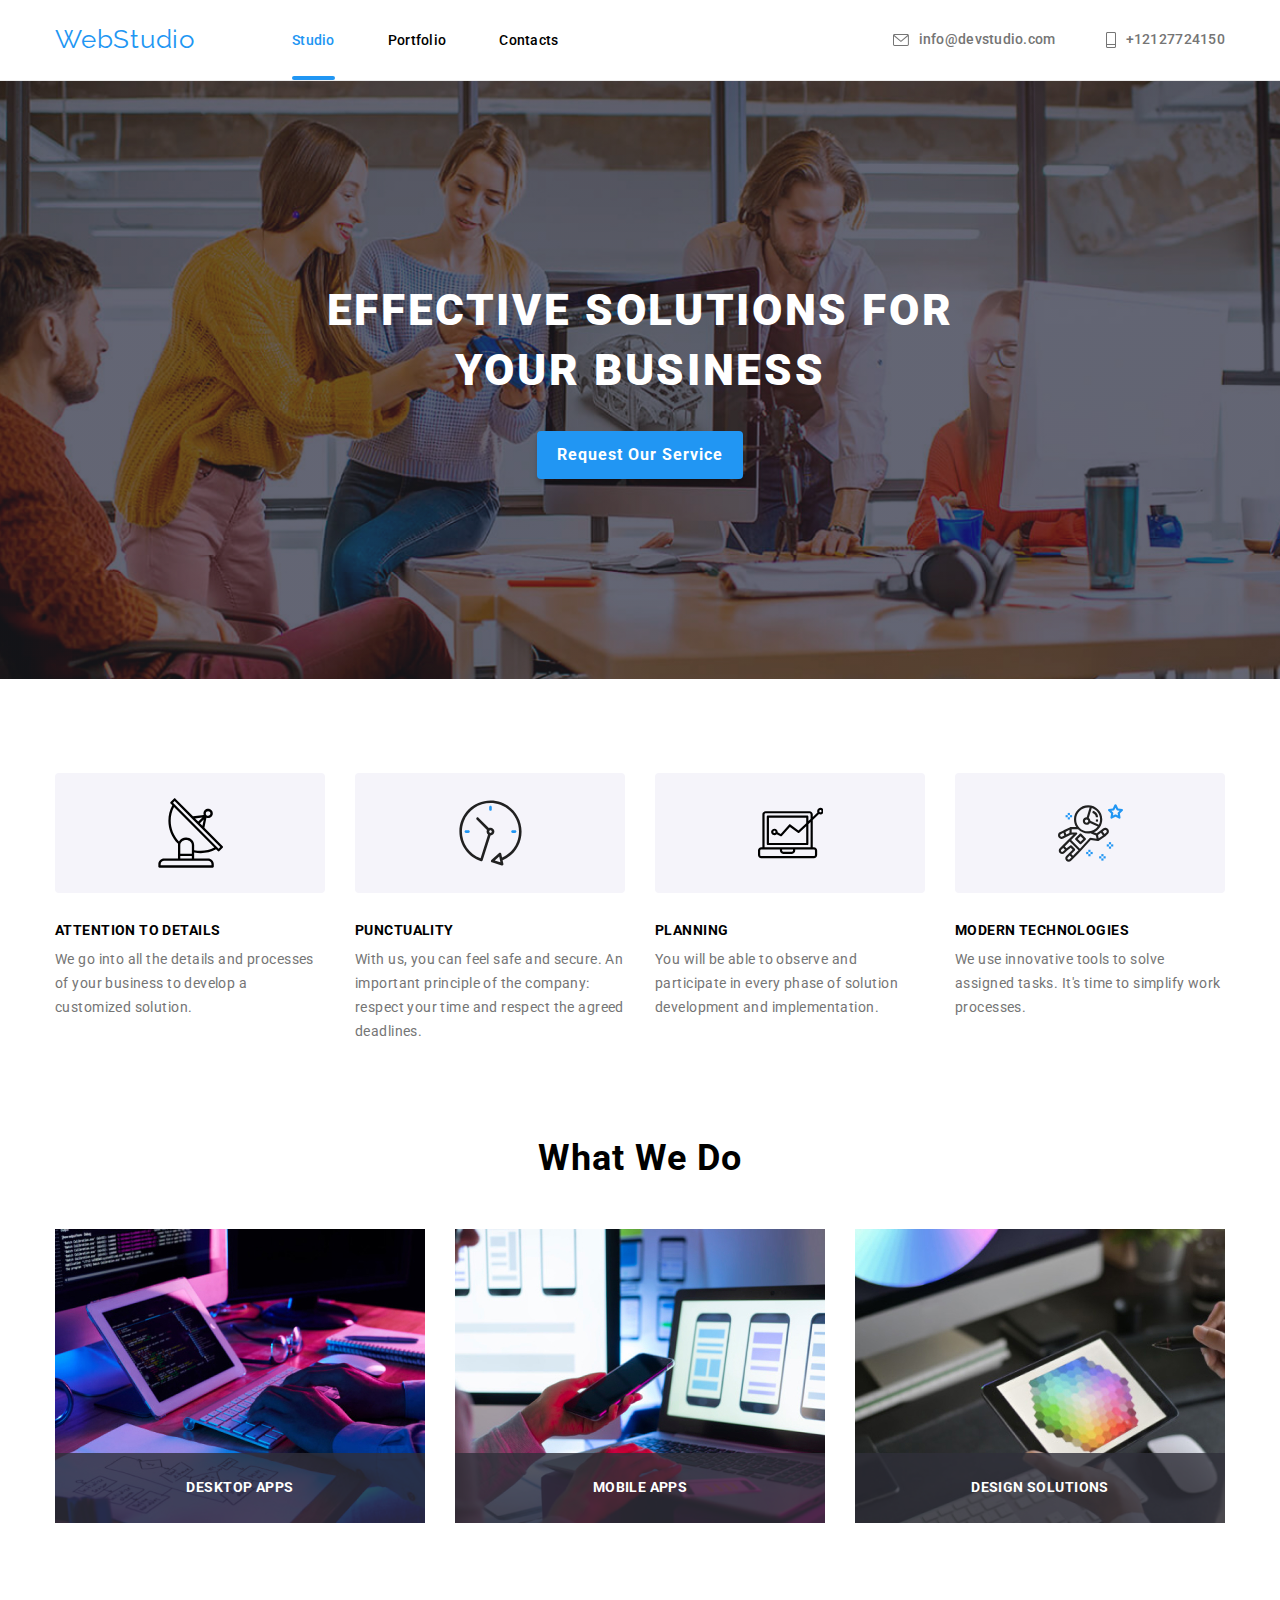
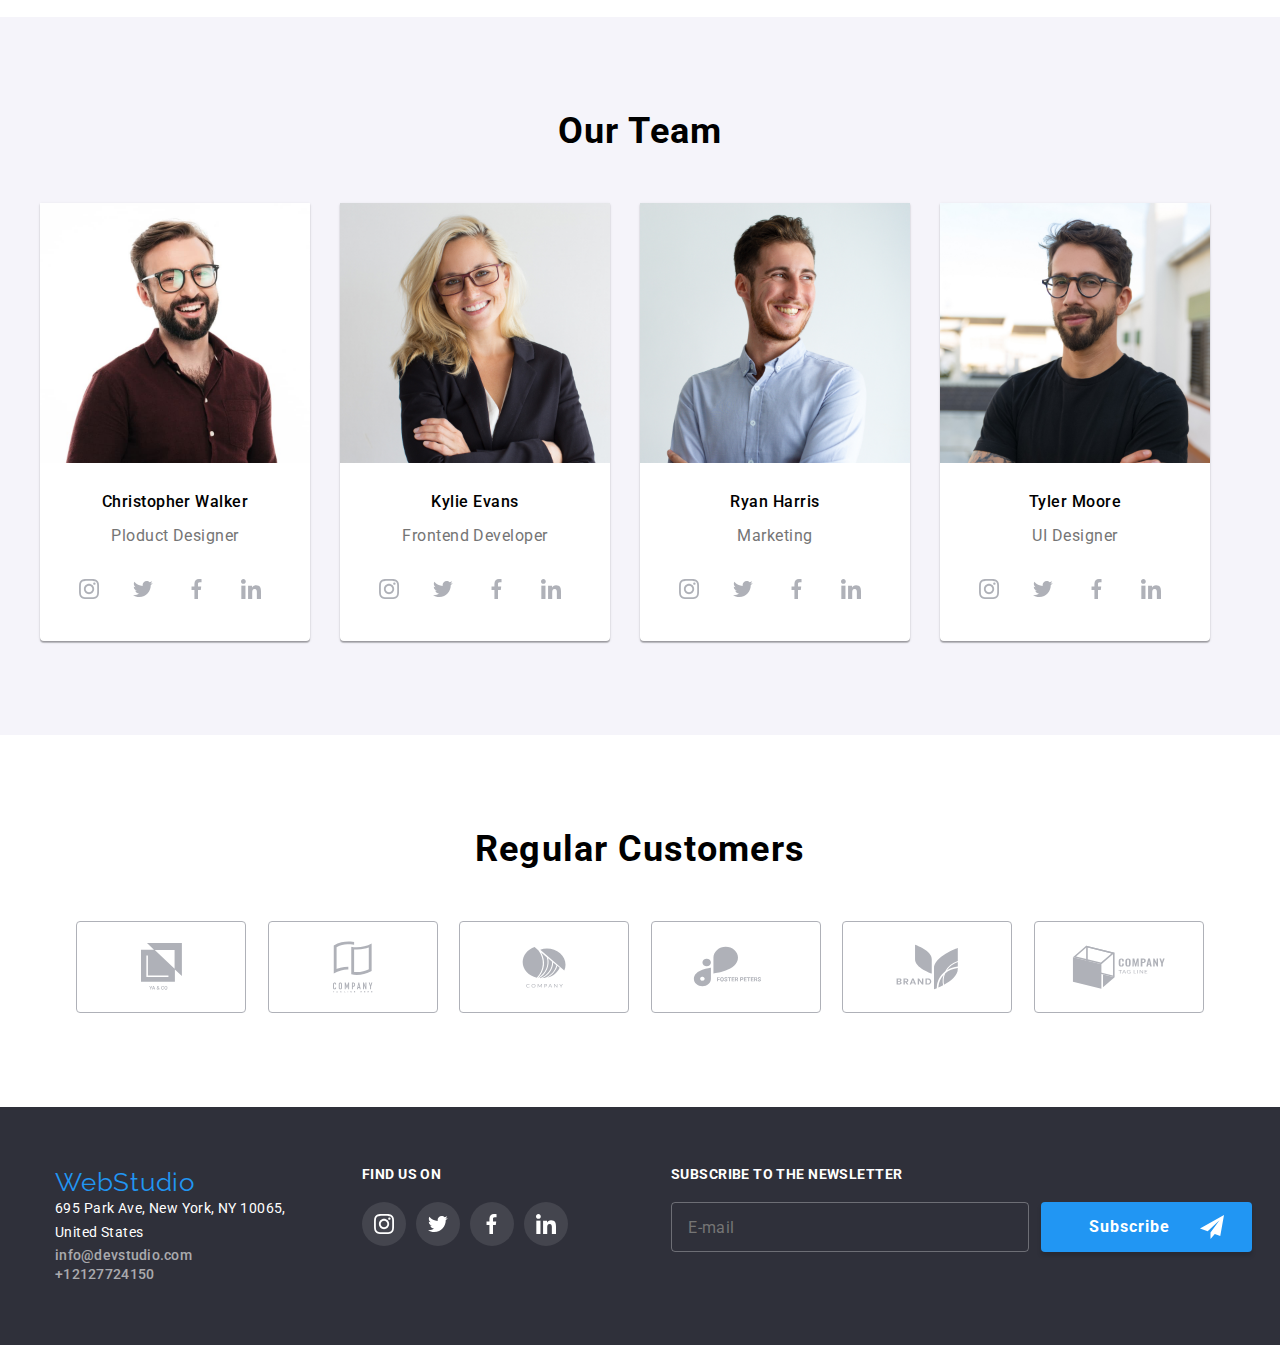
<file: index.html>
<!DOCTYPE html>
<html lang="en">
  <head>
    <meta charset="UTF-8" />
    <meta http-equiv="X-UA-Compatible" content="IE=edge" />
    <meta name="viewport" content="width=device-width, initial-scale=1.0" />
    <link
      rel="stylesheet"
      href="https://cdnjs.cloudflare.com/ajax/libs/modern-normalize/1.0.0/modern-normalize.min.css"
    />
    <link rel="stylesheet" href="css/main.min.css" />
    <title>Document</title>
  </head>
  <body>

    <header>
      <div class="header container">
        <a href="index.html" class="logo">WebStudio</a>
        <nav>
          <!-- Navigation to other pages -->
          <ul class="nav">
            <li class="nav__item">
              <a href="index.html" class="nav__link nav__link--active"
                >Studio</a
              >
            </li>
            <li class="nav__item">
              <a
                href="portfolio.html"
                rel="noopener norefer"
                class="nav__link"
                >Portfolio</a
              >
            </li>
            <li class="nav__item">
              <a href="index.html" class="nav__link">Contacts</a>
            </li>
          </ul>
        </nav>
         <ul class="contacts">
          <li class="contacts__item">
            <a href="mailto:info@devstudio.com" class="contacts__link">
              <svg width="16" height="12" class="contacts__icon">
                <use href="./images/symbol-defs.svg#icon-envelope"></use>
              </svg>
              info@devstudio.com</a
            >
          </li>
          <li class="contacts__item">
            <a href="tel:+12127724150" class="contacts__link">
              <svg width="10" height="16" class="contacts__icon">
                <use href="./images/symbol-defs.svg#icon-phone"></use>
              </svg>
              +12127724150</a
            >
          </li>
        </ul>
      </div>
    </header>

    <main>
      <section class="hero-section">
        <div class="container hero-container">
          <h1 class="hero-container__title effective-solution-title">
            EFFECTIVE SOLUTIONS FOR <br />
            YOUR BUSINESS
          </h1>
          <button
            type="button"
            data-modal-open
            class="hero-section__request-service-bttn"
          >
            Request Our Service
          </button>
        </div>
      </section>
      <section class="section">
        <div class="container features-section">
          <h2 class="features-section__title">Our Skills</h2>
          <ul class="features">
            <li class="features__item">
              <div class="features__icon">
                <svg width="65" height="72">
                  <use href="./images/symbol-defs.svg#icon-telescope"></use>
                </svg>
              </div>

              <h3 class="features__title">ATTENTION TO DETAILS</h3>
              <p class="features__description">
                We go into all the details and processes of your business to
                develop a customized solution.
              </p>
            </li>
            <li class="features__item">
              <div class="features__icon">
                <svg width="65" height="72">
                  <use href="./images/symbol-defs.svg#icon-clock-1"></use>
                </svg>
              </div>
              <h3 class="features__title">PUNCTUALITY</h3>
              <p class="features__description">
                With us, you can feel safe and secure. An important principle of
                the company: respect your time and respect the agreed deadlines.
              </p>
            </li>
            <li class="features__item">
              <div class="features__icon">
                <svg width="65" height="72">
                  <use href="./images/symbol-defs.svg#icon-analytics"></use>
                </svg>
              </div>

              <h3 class="features__title">PLANNING</h3>
              <p class="features__description">
                You will be able to observe and participate in every phase of
                solution development and implementation.
              </p>
            </li>
            <li class="features__item">
              <div class="features__icon">
                <svg width="65" height="72">
                  <use href="./images/symbol-defs.svg#icon-spaceman"></use>
                </svg>
              </div>

              <h3 class="features__title">MODERN TECHNOLOGIES</h3>
              <p class="features__description">
                We use innovative tools to solve assigned tasks. It's time to
                simplify work processes.
              </p>
            </li>
          </ul>
        </div>
      </section>

      <section class="section products-section">
        <div class="container">
          <h2 class="products-section__title">What We Do</h2>
          <ul class="products">
            <li class="products__item">
              <img
                src="images/img.jpg"
                alt="coding"
                width="370"
              />
              <div class="products__name">
                <p>DESKTOP APPS</p>
              </div>
            </li>
            <li class="products__item">
              <img
                src="images/box2.jpg"
                alt="phone testing"
                width="370"
              />
              <div class="products__name">
                <p>MOBILE APPS</p>
              </div>
            </li>
            <li class="products__item">
              <img
                src="images/box3.jpg"
                alt="color palete"
                width="370"
              />
              <div class="products__name">
                <p>DESIGN SOLUTIONS</p>
              </div>
            </li>
          </ul>
        </div>
      </section>

      <section class="section our-team-section">
        <div class="container">
          <h2 class="our-team-section__title">Our Team</h2>
          <ul class="team-members">
            <li class="team-members__item">
              <img
                src="images/productDesigner.jpg"
                alt="product designer"
                width="270"
              />
              <h3 class="team-members__name">Christopher Walker</h3>
              <p class="team-members__profession">Ploduct Designer</p>
              <ul class="team-member-soical-media">
                <li class="team-member-soical-media__item">
                  <a href="" class="team-member-soical-media__link">
                    <svg
                      width="20"
                      height="20"
                      class="team-member-soical-media__icon"
                    >
                      <use
                        href="./images/symbol-defs.svg#icon-instagram-2"
                      ></use>
                    </svg>
                  </a>
                </li>
                <li class="team-member-soical-media__item">
                  <a href="" class="team-member-soical-media__link">
                    <svg
                      width="20"
                      height="20"
                      class="team-member-soical-media__icon"
                    >
                      <use href="./images/symbol-defs.svg#icon-twitter"></use>
                    </svg>
                  </a>
                </li>
                <li class="team-member-soical-media__item">
                  <a href="" class="team-member-soical-media__link">
                    <svg
                      width="20"
                      height="20"
                      class="team-member-soical-media__icon"
                    >
                      <use
                        href="./images/symbol-defs.svg#icon-facebook-1"
                      ></use>
                    </svg>
                  </a>
                </li>
                <li class="team-member-soical-media__item">
                  <a href="" class="team-member-soical-media__link">
                    <svg
                      width="20"
                      height="20"
                      class="team-member-soical-media__icon"
                    >
                      <use
                        href="./images/symbol-defs.svg#icon-linkedin-1"
                      ></use>
                    </svg>
                  </a>
                </li>
              </ul>
            </li>
            <li class="team-members__item">
              <img
                src="images/frontentDev.jpg"
                alt="frontent developer"
                width="270"
              />
              <h3 class="team-members__name">Kylie Evans</h3>
              <p class="team-members__profession">Frontend Developer</p>
              <ul class="team-member-soical-media">
                <li class="team-member-soical-media__item">
                  <a href="" class="team-member-soical-media__link">
                    <svg
                      width="20"
                      height="20"
                      class="team-member-soical-media__icon"
                    >
                      <use
                        href="./images/symbol-defs.svg#icon-instagram-2"
                      ></use>
                    </svg>
                  </a>
                </li>
                <li class="team-member-soical-media__item">
                  <a href="" class="team-member-soical-media__link">
                    <svg
                      width="20"
                      height="20"
                      class="team-member-soical-media__icon"
                    >
                      <use href="./images/symbol-defs.svg#icon-twitter"></use>
                    </svg>
                  </a>
                </li>
                <li class="team-member-soical-media__item">
                  <a href="" class="team-member-soical-media__link">
                    <svg
                      width="20"
                      height="20"
                      class="team-member-soical-media__icon"
                    >
                      <use
                        href="./images/symbol-defs.svg#icon-facebook-1"
                      ></use>
                    </svg>
                  </a>
                </li>
                <li class="team-member-soical-media__item">
                  <a href="" class="team-member-soical-media__link">
                    <svg
                      width="20"
                      height="20"
                      class="team-member-soical-media__icon"
                    >
                      <use
                        href="./images/symbol-defs.svg#icon-linkedin-1"
                      ></use>
                    </svg>
                  </a>
                </li>
              </ul>
            </li>
            <li class="team-members__item">
              <img src="images/marketing.jpg" alt="marketing" width="270" />
              <h3 class="team-members__name">Ryan Harris</h3>
              <p class="team-members__profession">Marketing</p>
              <ul class="team-member-soical-media">
                <li class="team-member-soical-media__item">
                  <a href="" class="team-member-soical-media__link">
                    <svg
                      width="20"
                      height="20"
                      class="team-member-soical-media__icon"
                    >
                      <use
                        href="./images/symbol-defs.svg#icon-instagram-2"
                      ></use>
                    </svg>
                  </a>
                </li>
                <li class="team-member-soical-media__item">
                  <a href="" class="team-member-soical-media__link">
                    <svg
                      width="20"
                      height="20"
                      class="team-member-soical-media__icon"
                    >
                      <use href="./images/symbol-defs.svg#icon-twitter"></use>
                    </svg>
                  </a>
                </li>
                <li class="team-member-soical-media__item">
                  <a href="" class="team-member-soical-media__link">
                    <svg
                      width="20"
                      height="20"
                      class="team-member-soical-media__icon"
                    >
                      <use
                        href="./images/symbol-defs.svg#icon-facebook-1"
                      ></use>
                    </svg>
                  </a>
                </li>
                <li class="team-member-soical-media__item">
                  <a href="" class="team-member-soical-media__link">
                    <svg
                      width="20"
                      height="20"
                      class="team-member-soical-media__icon"
                    >
                      <use
                        href="./images/symbol-defs.svg#icon-linkedin-1"
                      ></use>
                    </svg>
                  </a>
                </li>
              </ul>
            </li>
            <li class="team-members__item">
              <img src="images/uiDesigner.jpg" alt="UI Designer" width="270" />
              <h3 class="team-members__name">Tyler Moore</h3>
              <p class="team-members__profession">UI Designer</p>
              <ul class="team-member-soical-media">
                <li class="team-member-soical-media__item">
                  <a href="" class="team-member-soical-media__link">
                    <svg
                      width="20"
                      height="20"
                      class="team-member-soical-media__icon"
                    >
                      <use
                        href="./images/symbol-defs.svg#icon-instagram-2"
                      ></use>
                    </svg>
                  </a>
                </li>
                <li class="team-member-soical-media__item">
                  <a href="" class="team-member-soical-media__link">
                    <svg
                      width="20"
                      height="20"
                      class="team-member-soical-media__icon"
                    >
                      <use href="./images/symbol-defs.svg#icon-twitter"></use>
                    </svg>
                  </a>
                </li>
                <li class="team-member-soical-media__item">
                  <a href="" class="team-member-soical-media__link">
                    <svg
                      width="20"
                      height="20"
                      class="team-member-soical-media__icon"
                    >
                      <use
                        href="./images/symbol-defs.svg#icon-facebook-1"
                      ></use>
                    </svg>
                  </a>
                </li>
                <li class="team-member-soical-media__item">
                  <a href="" class="team-member-soical-media__link">
                    <svg
                      width="20"
                      height="20"
                      class="team-member-soical-media__icon"
                    >
                      <use
                        href="./images/symbol-defs.svg#icon-linkedin-1"
                      ></use>
                    </svg>
                  </a>
                </li>
              </ul>
            </li>
          </ul>
        </div>
      </section>

      <section class="section regular-customers-section">
        <div class="container">
          <h2 class="regular-customers-section__title">Regular Customers</h2>
          <ul class="brand">
            <li class="brand__item">
              <a href="" class="brand__link">
                <svg width="41" height="47" class="brand__icon">
                  <use href="./images/symbol-defs.svg#icon-yaAndCo"></use>
                </svg>
              </a>
            </li>
            <li class="brand__item">
              <a href="" class="brand__link">
                <svg width="40" height="52" class="brand__icon">
                  <use
                    href="./images/symbol-defs.svg#icon-companyTagline"
                  ></use>
                </svg>
              </a>
            </li>
            <li class="brand__item">
              <a href="" class="brand__link">
                <svg width="44" height="42" class="brand__icon">
                  <use href="./images/symbol-defs.svg#icon-company"></use>
                </svg>
              </a>
            </li>
            <li class="brand__item">
              <a href="" class="brand__link">
                <svg width="85" height="41" class="brand__icon">
                  <use href="./images/symbol-defs.svg#icon-fosterPeters"></use>
                </svg>
              </a>
            </li>
            <li class="brand__item">
              <a href="" class="brand__link">
                <svg width="63" height="46" class="brand__icon">
                  <use href="./images/symbol-defs.svg#icon-brand"></use>
                </svg>
              </a>
            </li>
            <li class="brand__item">
              <a href="" class="brand__link">
                <svg width="94" height="44" class="brand__icon">
                  <use
                    href="./images/symbol-defs.svg#icon-companyTagLine2"
                  ></use>
                </svg>
              </a>
            </li>
          </ul>
        </div>
      </section>
    </main>

    <footer class="footer">
      <div class="container footer-global-container">
        <div class="webstudio-address">
          <a href="index.html" class="logo logo-footer">WebStudio</a>
          <address>
            <ul class="address">
              <li class="address__item">
                <a href="https://goo.gl/maps/vmdEabcFhvJnFiz56" class="address__link"
                  >695 Park Ave, New York, NY 10065, <br />
                  United States</a
                >
              </li>
              <li class="address__item">
                <a
                  href="mailto:info@devstudio.com"
                  class="address__contact"
                  >info@devstudio.com</a
                >
              </li>
              <li class="address__item">
                <a
                  href="tel:+12127724150"
                  class="address__contact"
                  >+12127724150</a
                >
              </li>
            </ul>
          </address>
        </div>
        <div class="find-us">
          <p class="find-us__title">FIND US ON</p>
          <ul class="social-media">
            <li class="social-media__item">
              <a href="" class="social-media__link">
                <svg width="20" height="20" class="social-media__svg">
                  <use href="./images/symbol-defs.svg#icon-instagram-2"></use>
                </svg>
              </a>
            </li>
            <li class="social-media__item">
              <a href="" class="social-media__link">
                <svg width="20" height="20" class="social-media__svg">
                  <use href="./images/symbol-defs.svg#icon-twitter"></use>
                </svg>
              </a>
            </li>
            <li class="social-media__item">
              <a href="" class="social-media__link">
                <svg width="20" height="20" class="social-media__svg">
                  <use href="./images/symbol-defs.svg#icon-facebook-1"></use>
                </svg>
              </a>
            </li>
            <li class="social-media__item">
              <a href="" class="social-media__link">
                <svg width="20" height="20" class="social-media__svg">
                  <use href="./images/symbol-defs.svg#icon-linkedin-1"></use>
                </svg>
              </a>
            </li>
          </ul>
        </div>
        <div class="subscribe">
          <p class="subscribe__title">Subscribe to the newsletter</p>
          <form name="subscribe-form" class="subscribe-form">
            <input
              type="email"
              name="email-input"
              placeholder="E-mail"
              class="subscribe-form__input-email"
            />
            <button type="submit" class="subscribe-form__btn">
              Subscribe
              <svg width="24" height="24" class="subscribe-form__svg">
                <use href="./images/symbol-defs.svg#icon-twitter-icon"></use>
              </svg>
            </button>
          </form>
        </div>
      </div>
    </footer>

    <div class="backdrop is-hidden" data-modal>
      <div class="modal-window">
        <button type="button" data-modal-close class="modal-window__close-bttn">
          <svg width="18" height="18" class="modal-window__x-icon">
            <use href="./images/symbol-defs.svg#icon-close-black-18"></use>
          </svg>
        </button>
        <h2 class="modal-window__form-title">
          Leave your information and we'll call you back
        </h2>
        <form name="contact-form" class="contact-form">
          <label class="contact-form__label">
            Name
            <input type="text" name="name" class="contact-form__input-element" />
            <svg width="12" height="12" class="contact-form__icon">
              <use href="./images/symbol-defs.svg#icon-person"></use>
            </svg>
          </label>
          <label class="contact-form__label">
            Telephone
            <input type="tel" name="telephone" class="contact-form__input-element" />
            <svg width="12" height="12" class="contact-form__icon">
              <use href="./images/symbol-defs.svg#icon-phone-icon"></use>
            </svg>
          </label>
          <label class="contact-form__label">
            E-mail
            <input type="email" name="email" class="contact-form__input-element" />
            <svg width="12" height="12" class="contact-form__icon">
              <use href="./images/symbol-defs.svg#icon-letter"></use>
            </svg>
          </label>
          <label class="contact-form__label">
            Comments
            <textarea
              name="comments"
              cols="30"
              rows="8"
              placeholder="Enter the text"
              class="textarea"
            ></textarea>
          </label>
          <div class="policy-check label-check-container">
            <input
              type="checkbox"
              name="check-bx"
              class="policy-check__checkbox is-hidden"
              id="policy-check-label"
            />
            <label for="policy-check-label" class="policy-check__label">
              <span class="checkbox-icon">
                <svg width="11" height="8" class="checkbox-icon__svg">
                  <use href="./images/symbol-defs.svg#icon-chk-bx"></use>
                </svg>   
              </span>
              <span class="agree">
                I agree with the newsletter and accept the <a href="index.html" class="agree__terms-and-conditions-link"> Terms and <br />
                <span class="agree__terms-and-conditions-link"> Conditions</span></a>
              </span>
              
            </label>
          </div>
          <div class="send">
            <button type="submit" class="send__bttn">Send</button>
          </div>
        </form>
      </div>
    </div>
    <script src="./js/modal.js"></script>
  </body>
</html>
</file>
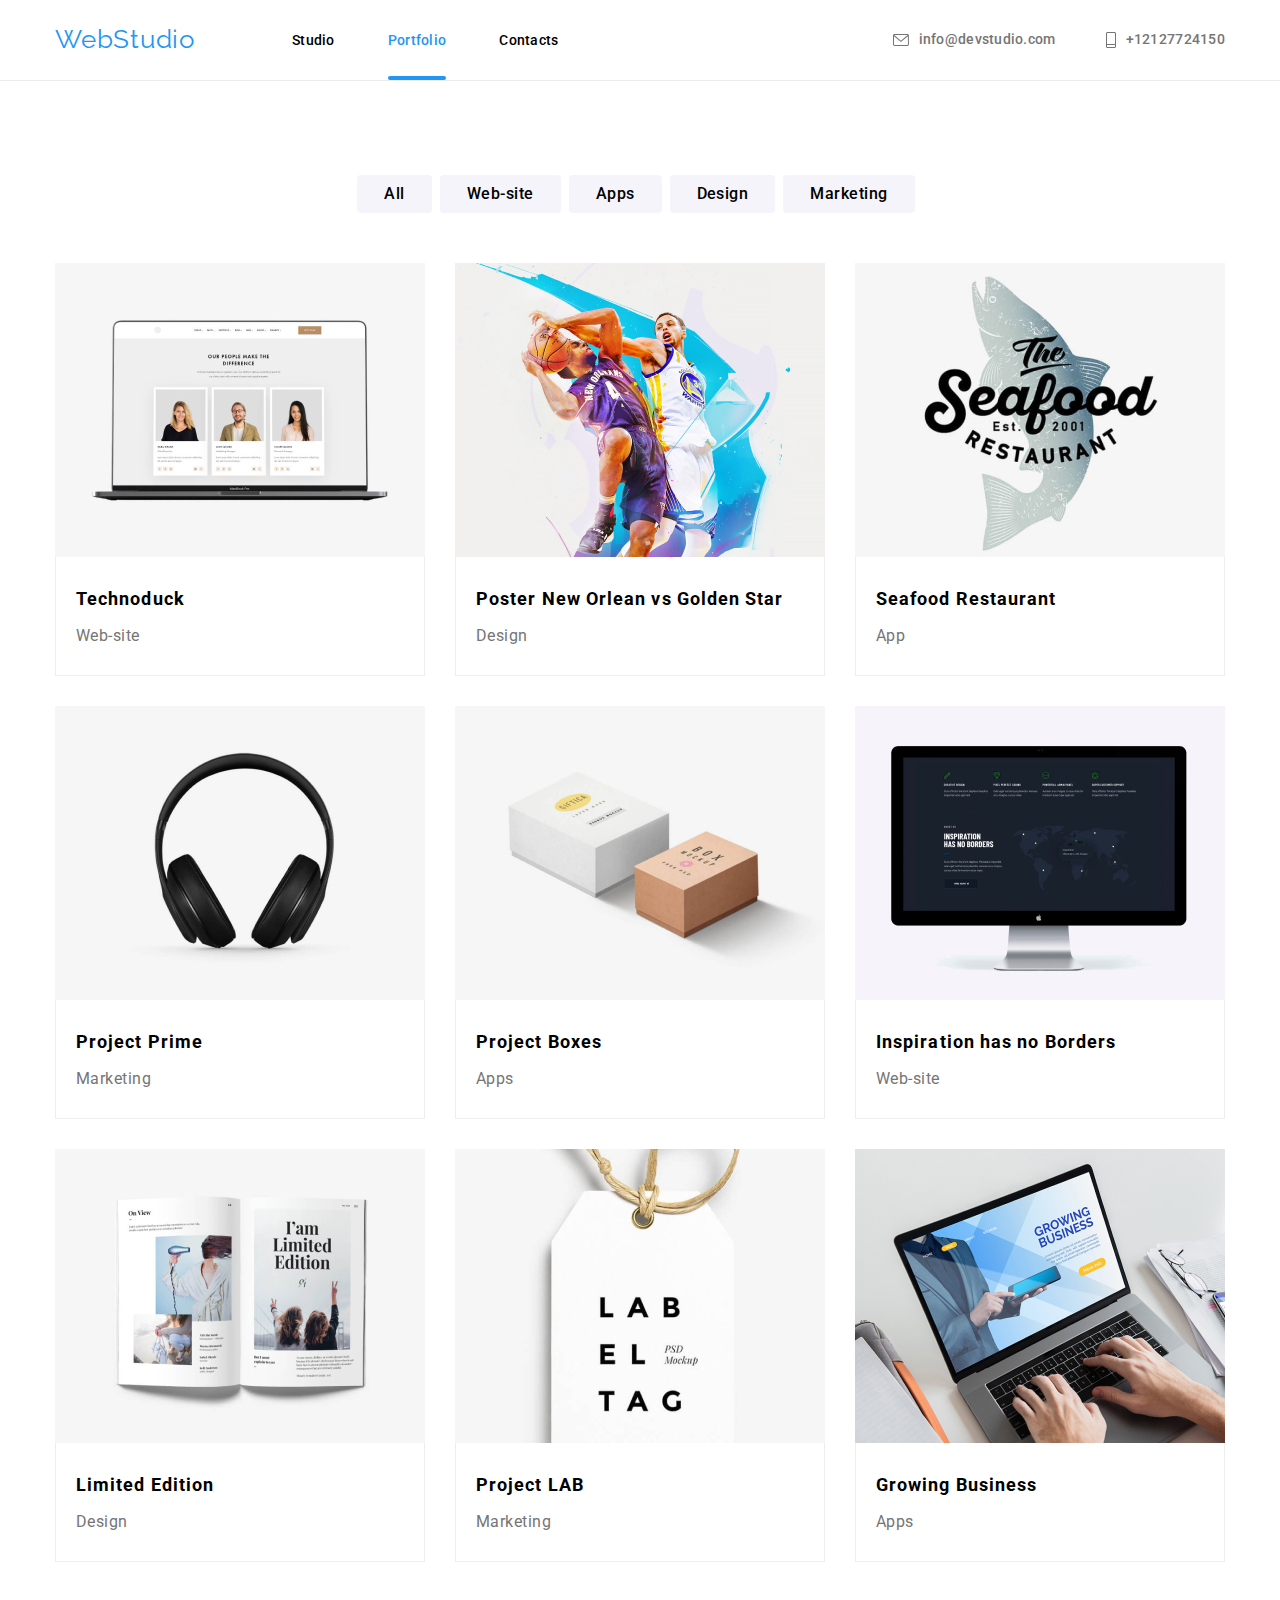
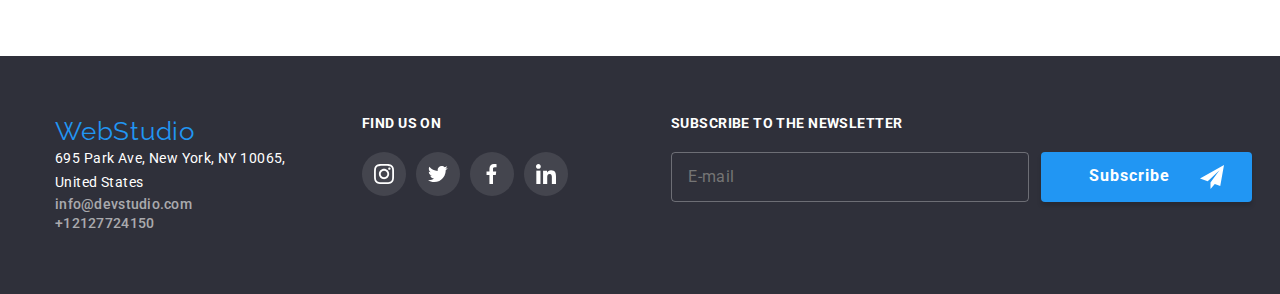
<file: portfolio.html>
<!DOCTYPE html>
<html lang="en">
  <head>
    <meta charset="UTF-8" />
    <meta http-equiv="X-UA-Compatible" content="IE=edge" />
    <meta name="viewport" content="width=device-width, initial-scale=1.0" />
    <link
      rel="stylesheet"
      href="https://cdnjs.cloudflare.com/ajax/libs/modern-normalize/1.0.0/modern-normalize.min.css"
    />
    <link rel="stylesheet" href="css/main.min.css" />
    <title>Document</title>
  </head>
  <body>
    <header>
      <div class="header container">
        <a href="index.html" class="logo">WebStudio</a>
        <nav>
          <!-- Navigation to other pages -->

          <ul class="nav">
            <li class="nav__item">
              <a href="index.html" class="nav__link">Studio</a>
            </li>
            <li class="nav__item active-link">
              <a
                href="portfolio.html"
                rel="noopener norefer"
                class="nav__link nav__link--active"
                >Portfolio</a
              >
            </li>
            <li class="nav__item">
              <a href="index.html" class="nav__link">Contacts</a>
            </li>
          </ul>
        </nav>
         <ul class="contacts">
          <li class="contacts__item">
            <a href="mailto:info@devstudio.com" class="contacts__link">
              <svg width="16" height="12" class="contacts__icon">
                <use href="./images/symbol-defs.svg#icon-envelope"></use>
              </svg>
              info@devstudio.com</a
            >
          </li>
          <li class="contacts__item">
            <a href="tel:+12127724150" class="contacts__link">
              <svg width="10" height="16" class="contacts__icon">
                <use href="./images/symbol-defs.svg#icon-phone"></use>
              </svg>
              +12127724150</a
            >
          </li>
        </ul>
      </div>
    </header>

    <main>
      <section class="section portfolio-section">
        <div class="container">
          <ul class="web-pages">
            <li class="web-pages__item"><button type="button" class="web-pages__bttn">All</button></li>
            <li class="web-pages__item"><button type="button" class="web-pages__bttn">Web-site</button></li>
            <li class="web-pages__item"><button type="button" class="web-pages__bttn">Apps</button></li>
            <li class="web-pages__item"><button type="button" class="web-pages__bttn">Design</button></li>
            <li class="web-pages__item"><button type="button" class="web-pages__bttn">Marketing</button></li>
          </ul>
          <h2 class="portfolio-section__title">Portfolio Projects</h2>
          <ul class="portfolio-projects">
            <li class="portfolio-projects__item">
              <div class="portfolio_projects__overflow-block">
                <img
                  src="images/laptop.jpg"
                  alt="laptop image"
                  width="370"
                  height="294"
                />
                <div class="overlay">
                  <p class="overlay__text">
                    Technoduck is a state-of-the-art coronavirus distribution
                    platform. Companies use this platform for digital espionage
                    and attacks on competitors' secure servers.
                  </p>
                </div>
              </div>
              <div class="project-naming">
                <h3 class="project-naming__example">Technoduck</h3>
                <p class="project-naming__type">Web-site</p>
              </div>
            </li>
            <li class="portfolio-projects__item">
              <div class="portfolio_projects__overflow-block">
                <img
                  src="images/basketballplayers.jpg"
                  alt="basketball players"
                  width="370"
                  height="294"
                />
                <div class="overlay">
                  <p class="overlay__text">
                    Technoduck is a state-of-the-art coronavirus distribution
                    platform. Companies use this platform for digital espionage
                    and attacks on competitors' secure servers.
                  </p>
                </div>
              </div>
              <div class="project-naming">
                <h3 class="project-naming__example">
                  Poster New Orlean vs Golden Star
                </h3>
                <p class="project-naming__type">Design</p>
              </div>
            </li>
            <li class="portfolio-projects__item">
              <div class="portfolio_projects__overflow-block">
                <img
                  src="images/seafood.jpg"
                  alt="seafood"
                  width="370"
                  height="294"
                />

                <div class="overlay">
                  <p class="overlay__text">
                    Technoduck is a state-of-the-art coronavirus distribution
                    platform. Companies use this platform for digital espionage
                    and attacks on competitors' secure servers.
                  </p>
                </div>
              </div>
              <div class="project-naming">
                <h3 class="project-naming__example">Seafood Restaurant</h3>
                <p class="project-naming__type">App</p>
              </div>
            </li>
            <li class="portfolio-projects__item">
              <div class="portfolio_projects__overflow-block">
                <img
                  src="images/headphones.jpg"
                  alt="headphones"
                  width="370"
                  height="294"
                />
                <div class="overlay">
                  <p class="overlay__text">
                    Technoduck is a state-of-the-art coronavirus distribution
                    platform. Companies use this platform for digital espionage
                    and attacks on competitors' secure servers.
                  </p>
                </div>
              </div>
              <div class="project-naming">
                <h3 class="project-naming__example">Project Prime</h3>
                <p class="project-naming__type">Marketing</p>
              </div>
            </li>
            <li class="portfolio-projects__item">
              <div class="portfolio_projects__overflow-block">
                <img
                  src="images/projectBoxes.jpg"
                  alt="laptop image"
                  width="370"
                  height="294"
                />
                <div class="overlay">
                  <p class="overlay__text">
                    Technoduck is a state-of-the-art coronavirus distribution
                    platform. Companies use this platform for digital espionage
                    and attacks on competitors' secure servers.
                  </p>
                </div>
              </div>
              <div class="project-naming">
                <h3 class="project-naming__example">Project Boxes</h3>
                <p class="project-naming__type">Apps</p>
              </div>
            </li>
            <li class="portfolio-projects__item">
              <div class="portfolio_projects__overflow-block">
                <img
                  src="images/monitor.jpg"
                  alt="monitor"
                  width="370"
                  height="294"
                />
                <div class="overlay">
                  <p class="overlay__text">
                    Technoduck is a state-of-the-art coronavirus distribution
                    platform. Companies use this platform for digital espionage
                    and attacks on competitors' secure servers.
                  </p>
                </div>
              </div>
              <div class="project-naming">
                <h3 class="project-naming__example">Inspiration has no Borders</h3>
                <p class="project-naming__type">Web-site</p>
              </div>
            </li>
            <li class="portfolio-projects__item">
              <div class="portfolio_projects__overflow-block">
                <img
                  src="images/magazine.jpg"
                  alt="magazine"
                  width="370"
                  height="294"
                />
                <div class="overlay">
                  <p class="overlay__text">
                    Technoduck is a state-of-the-art coronavirus distribution
                    platform. Companies use this platform for digital espionage
                    and attacks on competitors' secure servers.
                  </p>
                </div>
              </div>
              <div class="project-naming">
                <h3 class="project-naming__example">Limited Edition</h3>
                <p class="project-naming__type">Design</p>
              </div>
            </li>
            <li class="portfolio-projects__item">
              <div class="portfolio_projects__overflow-block">
                <img
                  src="images/labelTag.jpg"
                  alt="lable tag"
                  width="370"
                  height="294"
                />
                <div class="overlay">
                  <p class="overlay__text">
                    Technoduck is a state-of-the-art coronavirus distribution
                    platform. Companies use this platform for digital espionage
                    and attacks on competitors' secure servers.
                  </p>
                </div>
              </div>
              <div class="project-naming">
                <h3 class="project-naming__example">Project LAB</h3>
                <p class="project-naming__type">Marketing</p>
              </div>
            </li>
            <li class="portfolio-projects__item">
              <div class="portfolio_projects__overflow-block">
                <img
                  src="images/typingOnTheLaptop.jpg"
                  alt="typing on the laptop"
                  width="370"
                  height="294"
                />
                <div class="overlay">
                  <p class="overlay__text">
                    Technoduck is a state-of-the-art coronavirus distribution
                    platform. Companies use this platform for digital espionage
                    and attacks on competitors' secure servers.
                  </p>
                </div>
              </div>
              <div class="project-naming">
                <h3 class="project-naming__example">Growing Business</h3>
                <p class="project-naming__type">Apps</p>
              </div>
            </li>
          </ul>
        </div>
      </section>
    </main>

    <footer class="footer">
      <div class="container footer-global-container">
        <div class="webstudio-address">
          <a href="index.html" class="logo logo-footer">WebStudio</a>
          <address>
            <ul class="address">
              <li class="address__item">
                <a href="https://goo.gl/maps/vmdEabcFhvJnFiz56" class="address__link"
                  >695 Park Ave, New York, NY 10065, <br />
                  United States</a
                >
              </li>
              <li class="address__item">
                <a
                  href="mailto:info@devstudio.com"
                  class="address__contact"
                  >info@devstudio.com</a
                >
              </li>
              <li class="address__item">
                <a
                  href="tel:+12127724150"
                  class="address__contact"
                  >+12127724150</a
                >
              </li>
            </ul>
          </address>
        </div>
        <div class="find-us">
          <p class="find-us__title">FIND US ON</p>
          <ul class="social-media">
            <li class="social-media__item">
              <a href="" class="social-media__link">
                <svg width="20" height="20" class="social-media__svg">
                  <use href="./images/symbol-defs.svg#icon-instagram-2"></use>
                </svg>
              </a>
            </li>
            <li class="social-media__item">
              <a href="" class="social-media__link">
                <svg width="20" height="20" class="social-media__svg">
                  <use href="./images/symbol-defs.svg#icon-twitter"></use>
                </svg>
              </a>
            </li>
            <li class="social-media__item">
              <a href="" class="social-media__link">
                <svg width="20" height="20" class="social-media__svg">
                  <use href="./images/symbol-defs.svg#icon-facebook-1"></use>
                </svg>
              </a>
            </li>
            <li class="social-media__item">
              <a href="" class="social-media__link">
                <svg width="20" height="20" class="social-media__svg">
                  <use href="./images/symbol-defs.svg#icon-linkedin-1"></use>
                </svg>
              </a>
            </li>
          </ul>
        </div>
        <div class="subscribe">
          <p class="subscribe__title">Subscribe to the newsletter</p>
          <form name="subscribe-form" class="subscribe-form">
            <input
              type="email"
              name="email-input"
              placeholder="E-mail"
              class="subscribe-form__input-email"
            />
            <button type="submit" class="subscribe-form__btn">
              Subscribe
              <svg width="24" height="24" class="subscribe-form__svg">
                <use href="./images/symbol-defs.svg#icon-twitter-icon"></use>
              </svg>
            </button>
          </form>
        </div>
      </div>
    </footer>
  </body>
</html>
</file>
<file: css/main.min.css>
@import"https://fonts.googleapis.com/css2?family=Raleway:wght@700&family=Roboto:wght@400;500;700;900&display=swap";body{background-color:var(--main-bg-color);font-family:"Roboto",sans-serif;color:var(--main-color);font-size:14px;font-weight:400}h1,h2,h3,h4,h5,h6,p{margin:0}ul{list-style-type:none;padding:0px;margin:0px}img{display:block}header{border-bottom:1px solid #ececec}*,*::before,*::after{box-sizing:border-box}.container{width:1200px;padding-left:15px;padding-right:15px;margin:0 auto}.section{padding-top:94px;padding-bottom:94px}.header{display:flex;align-items:center}.nav{display:flex}.nav>.nav__item:not(:last-child){margin-right:53px}.nav__link{cursor:pointer;text-decoration:none;color:var(--main-color);font-weight:500;font-size:14px;line-height:1.14;letter-spacing:.02em;padding-top:32px;padding-bottom:32px;transition:color 250ms cubic-bezier(0.4, 0, 0.2, 1)}.nav__link:hover,.nav__link:focus{color:#2196f3}.nav__link--active{position:relative;transition:color 250ms cubic-bezier(0.4, 0, 0.2, 1);color:#2196f3}.nav__link--active::after{content:"";width:100%;height:4px;background-color:#2196f3;position:absolute;border-radius:2px;left:0;bottom:0}.contacts{display:flex;margin-left:auto}.contacts>.contacts__item:first-child{margin-right:50px}.contacts__link{text-decoration:none;color:#757575;font-weight:500;line-height:1.14;letter-spacing:.02em;padding-top:32px;padding-bottom:32px;display:flex;align-items:center;transition:color 250ms cubic-bezier(0.4, 0, 0.2, 1)}.contacts__link:hover,.contacts__link:focus{color:#2196f3}.contacts__icon{fill:currentColor;margin-right:10px;transition:color 250ms cubic-bezier(0.4, 0, 0.2, 1)}.contacts__icon:hover{fill:#2196f3}.address__link{text-decoration:none;font-size:14px;line-height:1.71;letter-spacing:.03em;color:#fff;font-style:normal}.address__contact{text-decoration:none;font-weight:500;font-style:normal;line-height:1.14;letter-spacing:.02em;color:rgba(255,255,255,.6);transition:color 250ms cubic-bezier(0.4, 0, 0.2, 1)}.address__contact:hover,.address__contact:active,.address__contact:focus{color:#2196f3}.address__item{margin-bottom:2px}.webstudio-address{margin-right:70px}.social-media{display:flex}.social-media:last-child{margin-right:0px}.social-media__item{margin-right:10px}.social-media__link{width:44px;height:44px;display:flex;align-items:center;justify-content:center;border-radius:50%;background-color:rgba(255,255,255,.1);color:#fff;transition:color 250ms cubic-bezier(0.4, 0, 0.2, 1),background-color 250ms cubic-bezier(0.4, 0, 0.2, 1)}.social-media__link:hover,.social-media__link:focus{background-color:#2196f3;color:#fff}.social-media__svg{fill:currentColor}.brand__link{width:170px;height:92px;border:1px solid #afb1b8;display:flex;align-items:center;justify-content:center;border-radius:4px;color:#afb1b8;transition:color 250ms cubic-bezier(0.4, 0, 0.2, 1),border 250ms cubic-bezier(0.4, 0, 0.2, 1)}.brand__link:hover,.brand__link:focus{color:#2196f3;border:1px solid #2196f3}.brand__icon{fill:currentColor}.brand__link:hover,.brand__link:focus{color:#2196f3;border:1px solid #2196f3}.logo{color:#2196f3;text-decoration:none;font-family:"Raleway",sans-serif;font-size:26px;line-height:1.19;letter-spacing:.03em;padding-top:24px;padding-bottom:25px;margin-right:97px}.logo-footer{color:#2196f3;text-decoration:none;font-family:"Raleway",sans-serif;font-size:26px;line-height:1.19;letter-spacing:.03em;padding-top:24px;padding-bottom:9px}.footer{background-color:#2f303a;padding-top:60px;padding-bottom:60px}.footer-global-container{display:flex}.find-us__title{font-weight:700;font-size:14px;line-height:1.14;letter-spacing:.03em;color:#fff;margin-bottom:20px}.find-us{margin-right:93px}.subscribe-form{display:flex}.subscribe__title{font-weight:700;font-size:14px;line-height:1.14;letter-spacing:.03em;text-transform:uppercase;color:#fff;margin-bottom:20px}.subscribe-form__input-email{width:358px;height:50px;font-style:normal;font-weight:400;font-size:16px;line-height:1.2;align-items:center;letter-spacing:.03em;color:rgba(255,255,255,.6);padding:16px;background-color:rgba(0,0,0,0);border:1px solid rgba(255,255,255,.3);border-radius:4px;margin-right:12px;transition:border 250ms cubic-bezier(0.4, 0, 0.2, 1);outline:none}.subscribe-form__input-email:hover,.subscribe-form__input-email:focus{border:1px solid #2196f3}.subscribe-form__btn{background-color:#2196f3;border:0px;box-shadow:0px 4px 4px rgba(0,0,0,.15);border-radius:4px;color:#fff;font-style:normal;font-weight:700;font-size:16px;line-height:1.8;letter-spacing:.06em;display:flex;align-items:center;justify-content:space-evenly;padding:10px 28px 10px 48px;transition:box-shadow 250ms cubic-bezier(0.4, 0, 0.2, 1),background-color 250ms cubic-bezier(0.4, 0, 0.2, 1);cursor:pointer}.subscribe-form__btn:hover,.subscribe-form__btn:focus{box-shadow:0px 4px 4px rgba(0,0,0,.15);background-color:#0a7ddb}.subscribe-form__svg{fill:currentColor;margin-left:30px}.hero-section{background-image:linear-gradient(rgba(47, 48, 58, 0.4), rgba(47, 48, 58, 0.4)),url(../images/effectiveSolutionBG.jpg);background-size:cover;background-repeat:no-repeat;padding-top:200px;padding-bottom:200px;background-position:center}.hero-container{display:flex;flex-direction:column;justify-content:center;align-items:center}.hero-container__title{font-weight:900;font-size:44px;line-height:1.36;text-align:center;letter-spacing:.06em;text-transform:uppercase;color:#fff;margin-bottom:30px}.hero-section__request-service-bttn{font-family:"Roboto",sans-serif;font-weight:700;font-size:16px;line-height:1.8;text-align:center;letter-spacing:.06em;background-color:#2196f3;color:#fff;border-radius:4px;border:0px;box-shadow:0px 4px 4px rgba(0,0,0,.15);padding:10px 20px;transition:box-shadow 250ms cubic-bezier(0.4, 0, 0.2, 1),background-color 250ms cubic-bezier(0.4, 0, 0.2, 1);cursor:pointer}.hero-section__request-service-bttn:hover,.hero-section__request-service-bttn:focus{box-shadow:0px 4px 4px rgba(0,0,0,.15);background-color:#0a7ddb}.backdrop{width:100%;height:100%;background-color:rgba(0,0,0,.2);top:0;left:0;position:fixed;opacity:1;visibility:visible}.is-hidden{visibility:hidden;opacity:0;pointer-events:none}.modal-window{background-color:#fff;width:528px;height:581px;position:fixed;top:50%;left:50%;transform:translate(-50%, -50%)}.modal-window__close-bttn{position:fixed;height:30px;width:30px;left:490px;top:8px;border:1px solid rgba(0,0,0,.1);background-color:#fff;border-radius:10%;display:flex;align-items:center;justify-content:center;border-radius:50%;cursor:pointer}.contact-form{padding-left:40px;padding-right:40px}.modal-window__form-title{font-style:normal;font-weight:700;font-size:20px;line-height:1.15;text-align:center;letter-spacing:.03em;color:#212121;margin-bottom:12px;padding-top:40px}.contact-form__label{display:flex;flex-direction:column;font-style:normal;font-weight:400;font-size:12px;line-height:1.16;letter-spacing:.01em;position:relative;margin-top:10px;color:#757575}.contact-form__input-element{width:100%;height:40px;margin-top:4px;border:1px solid rgba(33,33,33,.2);border-radius:4px;cursor:pointer;transition:border 250ms cubic-bezier(0.4, 0, 0.2, 1);padding-left:40px;margin-top:4px;outline:none}.contact-form__input-element:hover+.contact-form__icon,.contact-form__input-element:focus+.contact-form__icon{fill:#2196f3}.contact-form__input-element:hover,.contact-form__input-element:focus{border:1px solid #2196f3}.contact-form__icon{position:absolute;bottom:14px;left:15px;fill:#212121;cursor:pointer;transition:color 250ms cubic-bezier(0.4, 0, 0.2, 1)}.textarea{padding-left:16px;padding-top:12px;width:100%;margin-top:4px;border:1px solid rgba(33,33,33,.2);border-radius:4px;cursor:pointer;transition:border 250ms cubic-bezier(0.4, 0, 0.2, 1);outline:none}.textarea::-moz-placeholder{font-style:normal;font-weight:400;font-size:12px;line-height:1.16;letter-spacing:.01em;color:rgba(117,117,117,.5);outline:none}.textarea::placeholder{font-style:normal;font-weight:400;font-size:12px;line-height:1.16;letter-spacing:.01em;color:rgba(117,117,117,.5);outline:none}.textarea:hover,.textarea:focus{border:1px solid #2196f3}.policy-check__label{display:flex}.checkbox-icon{width:16px;height:15px;border:1px solid #212121;cursor:pointer;border-radius:2px;margin-right:9px;display:flex;align-items:center;justify-content:center;color:#fff;transition:border 250ms cubic-bezier(0.4, 0, 0.2, 1)}.checkbox-icon__svg{fill:currentColor}.checkbox-icon__svg:hover+.policy-check__label>.checkbox-icon,.checkbox-icon__svg:focus+.policy-check__label>.checkbox-icon,.policy-check__checkbox:checked+.policy-check__label>.checkbox-icon{fill:#fff;background-color:#2196f3;border:2px solid #2196f3}.agree,.agree__terms-and-conditions-link{font-weight:400;font-size:14px;line-height:1.7;letter-spacing:.03em;color:#757575;text-decoration:none}.send{position:relative}.send__bttn{padding:10px 70px;background-color:#2196f3;margin-top:10px;font-weight:700;font-size:16px;line-height:1.8;text-align:center;letter-spacing:.06em;color:#fff;box-shadow:0px 4px 4px rgba(0,0,0,.15);border-radius:4px;border:0;cursor:pointer;position:absolute;top:0;left:50%;transform:translateX(-50%);transition:box-shadow 250ms cubic-bezier(0.4, 0, 0.2, 1),background-color 250ms cubic-bezier(0.4, 0, 0.2, 1)}.send__bttn:hover,.send__bttn:focus{box-shadow:0px 4px 4px rgba(0,0,0,.15);background-color:#0a7ddb}.features{display:flex}.features-section__title{position:absolute;width:1px;height:1px;margin:-1px;border:0;padding:0;white-space:nowrap;-webkit-clip-path:inset(100%);clip-path:inset(100%);clip:rect(0 0 0 0);overflow:hidden}.features__title{font-weight:700;font-size:14px;line-height:1.14;letter-spacing:.03em;text-transform:uppercase;margin-bottom:9px}.features__description{font-size:14px;line-height:1.7;letter-spacing:.03em;color:#757575}.features__item{margin-right:30px;width:270px}.features__icon{margin-bottom:30px;width:270px;height:120px;background-color:#f5f4fa;display:flex;justify-content:center;align-items:center;border-radius:4px}.features-section__title{font-weight:700;font-size:36px;line-height:1.16;text-align:center;letter-spacing:.03em}.products-section__title{font-weight:700;font-size:36px;line-height:1.16;text-align:center;letter-spacing:.03em;margin-bottom:50px}.products-section{padding-top:0px}.products{display:flex}.products__item{margin-right:30px;position:relative}.products__name{position:absolute;width:100%;background-color:rgba(47,48,58,.8);bottom:0}.products__name>p{color:#fff;font-weight:700;font-size:14px;line-height:1.14;text-align:center;letter-spacing:.03em;padding-top:27px;padding-bottom:27px}.our-team-section__title{font-weight:700;font-size:36px;line-height:1.16;text-align:center;letter-spacing:.03em}.our-team-section{background-color:#f5f4fa}.our-team-section__title{margin-bottom:50px}.team-members__name{font-weight:500;font-size:16px;line-height:1.18;letter-spacing:.03em;text-align:center;padding-top:30px;padding-bottom:10px}.team-members__profession{font-size:16px;line-height:1.8;letter-spacing:.03em;text-align:center;color:#757575;margin-bottom:16px}.team-members{display:flex;justify-content:center;padding-left:0px}.team-members__item{margin-right:30px;background-color:#fff;border-radius:0px 0px 4px 4px;box-shadow:0px 1px 3px rgba(0,0,0,.12),0px 1px 1px rgba(0,0,0,.14),0px 2px 1px rgba(0,0,0,.2)}.team-member-soical-media{display:flex;justify-content:center;margin-bottom:30px}.team-member-soical-media__item{margin-right:10px}.team-member-soical-media:last-child{margin-right:0px}.team-member-soical-media__link{width:44px;height:44px;display:flex;align-items:center;justify-content:center;color:#afb1b8;border-radius:50%;transition:color 250ms cubic-bezier(0.4, 0, 0.2, 1),background-color 250ms cubic-bezier(0.4, 0, 0.2, 1)}.team-member-soical-media__link:hover,.team-member-soical-media__link:focus{background-color:#2196f3;color:#fff}.team-member-soical-media__icon{fill:currentColor}.regular-customers-section__title{font-weight:700;font-size:36px;line-height:1.16;text-align:center;letter-spacing:.03em;margin-bottom:50px}.brand{display:flex;justify-content:space-evenly}.web-pages{display:flex;justify-content:center;margin-bottom:20px}.web-pages__item{margin-right:8px}.web-pages__bttn{background-color:#f5f4fa;font-family:"Roboto",sans-serif;font-weight:500;font-size:16px;line-height:1.62;text-align:center;letter-spacing:.03em;border-radius:4px;border:0px;padding:6px 27px 6px 27px;transition:color 250ms cubic-bezier(0.4, 0, 0.2, 1),background-color 250ms cubic-bezier(0.4, 0, 0.2, 1),box-shadow 250ms cubic-bezier(0.4, 0, 0.2, 1);cursor:pointer}.web-pages__bttn:hover,.web-pages__bttn:focus{background-color:#2196f3;color:#fff;box-shadow:0px 3px 1px rgba(0,0,0,.1),0px 1px 2px rgba(0,0,0,.08),0px 2px 2px rgba(0,0,0,.12)}.portfolio-section__title{font-weight:700;font-size:36px;line-height:1.16;text-align:center;letter-spacing:.03em}.portfolio-section__title{position:absolute;width:1px;height:1px;margin:-1px;border:0;padding:0;white-space:nowrap;-webkit-clip-path:inset(100%);clip-path:inset(100%);clip:rect(0 0 0 0);overflow:hidden}.portfolio-projects{display:flex;flex-wrap:wrap;justify-content:space-between;padding-left:0px}.project-naming{border-left:1px solid #eee;border-right:1px solid #eee;border-bottom:1px solid #eee;padding:24px 20px}.portfolio-projects__item{cursor:pointer;margin-top:30px;transition:box-shadow 250ms cubic-bezier(0.4, 0, 0.2, 1)}.portfolio-projects__item:hover{box-shadow:0px 1px 1px rgba(0,0,0,.12),0px 4px 4px rgba(0,0,0,.06),1px 4px 6px rgba(0,0,0,.16)}.portfolio-projects__item:hover .overlay{transform:translateY(0)}.portfolio_projects__overflow-block{position:relative;overflow:hidden}.overlay{background-color:rgba(33,150,243,.8980392157);position:absolute;top:0;left:0;width:100%;height:100%;transform:translateY(100%);transition:transform 250ms cubic-bezier(0.4, 0, 0.2, 1)}.overlay__text{font-weight:400;font-size:18px;line-height:1.5;letter-spacing:.03em;color:#fff;text-align:left;padding:63px 24px}.project-naming__example{font-weight:700;font-size:18px;line-height:2;letter-spacing:.06em;margin-bottom:4px}.project-naming__type{font-size:16px;line-height:1.87;letter-spacing:.03em;color:#757575}/*# sourceMappingURL=main.min.css.map */
</file>
